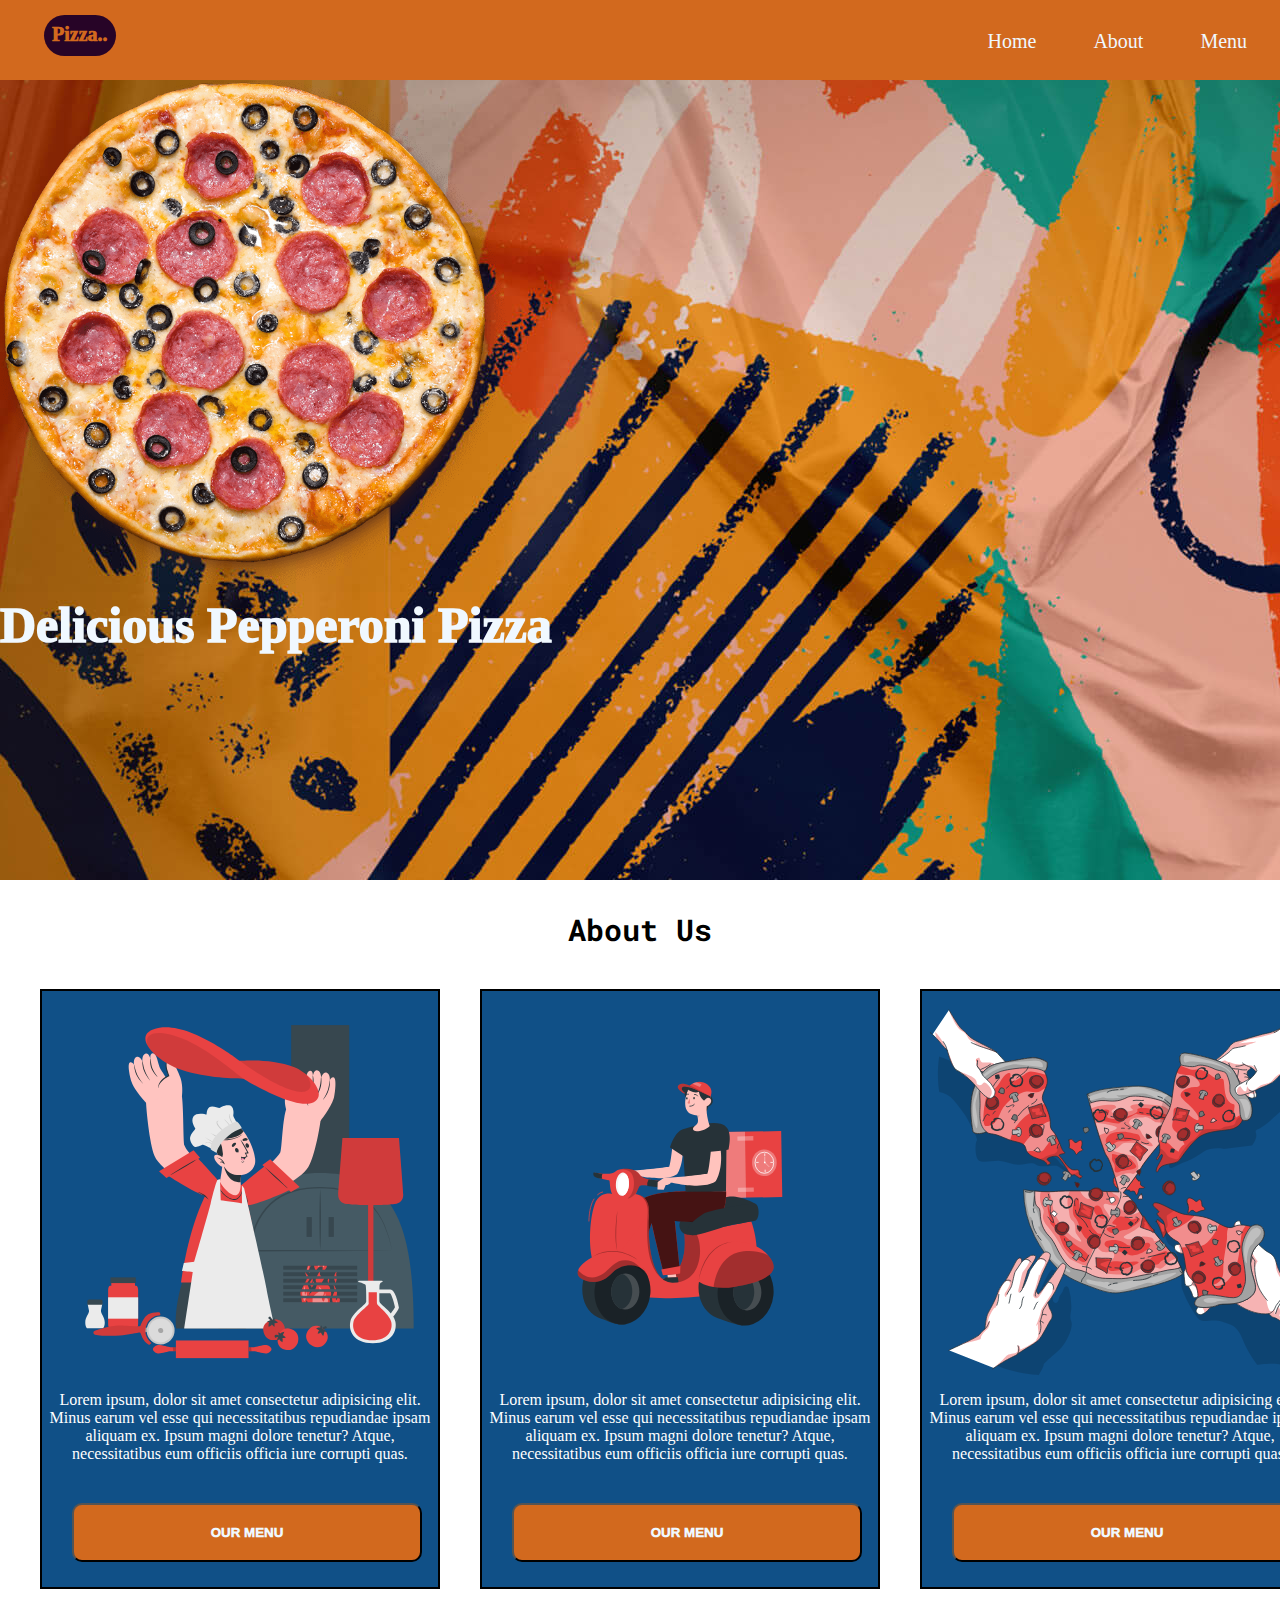
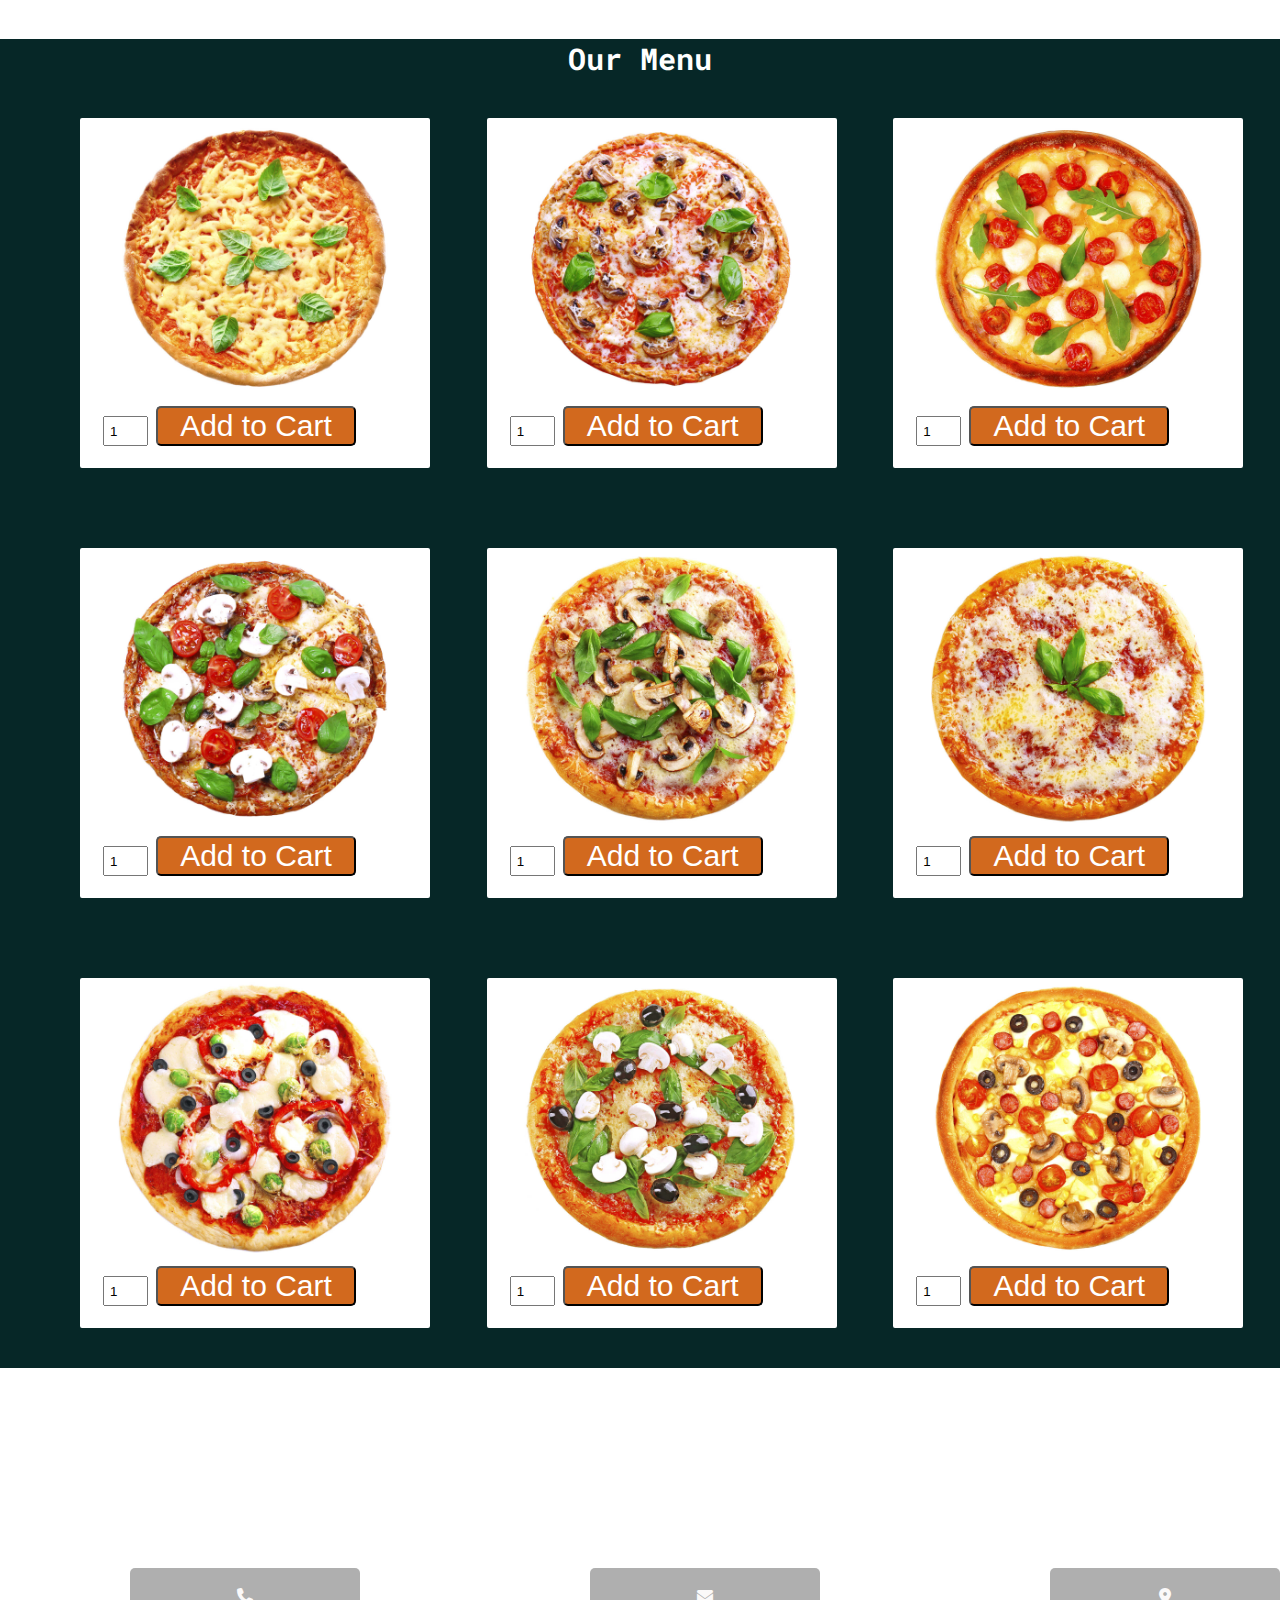
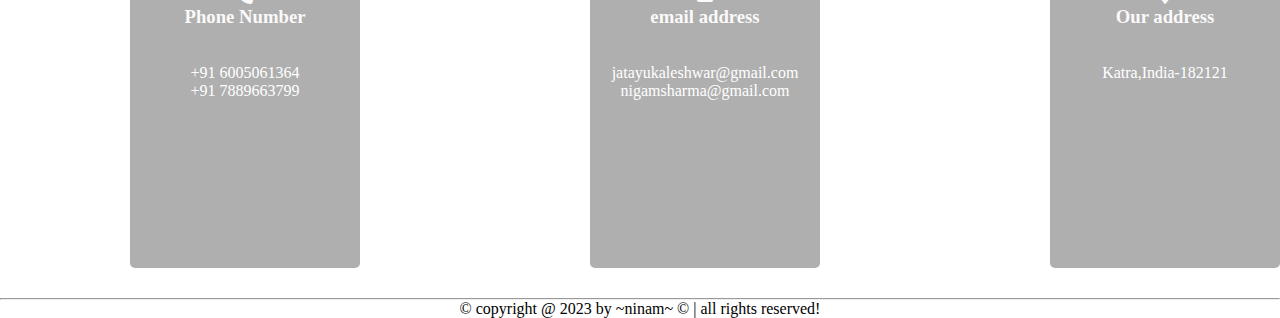
<file: index.html>
<!DOCTYPE html>
<html lang="en">

<head>
    <meta charset="UTF-8">
    <meta http-equiv="X-UA-Compatible" content="IE=edge">
    <meta name="viewport" content="width=device-width, initial-scale=1.0">
    <title>PIZZA SHOP</title>
    <link rel="preconnect" href="https://fonts.googleapis.com">
    <link rel="preconnect" href="https://fonts.gstatic.com" crossorigin>
    <link href="https://fonts.googleapis.com/css2?family=Roboto+Mono:wght@500&display=swap" rel="stylesheet">
    <link rel="stylesheet" href="CSS/style.css">
    <link rel="stylesheet" href="https://cdnjs.cloudflare.com/ajax/libs/font-awesome/6.1.1/css/all.min.css">
    <link rel="preconnect" href="https://fonts.googleapis.com">
    <link rel="preconnect" href="https://fonts.gstatic.com" crossorigin>
    <link href="https://fonts.googleapis.com/css2?family=Roboto+Mono:wght@500&display=swap" rel="stylesheet">
    <!-- <link rel="stylesheet" href="https://cdnjs.cloudflare.com/ajax/libs/font-awesome/6.1.1/css/all.min.css"> -->
</head>

<body>
    <header class="header">

        <section class="flex">
            <a href="#home" class="logo"><span>P</span>izza.. </a>

            <nav class="navbar">

                <a href="#home">Home</a>
                <a href="#about">About</a>
                <a href="#menu">Menu</a>
                <a href="#order">Order</a>
                <a href="#faq">FAQ</a>
            </nav>



        </section>


    </header>
    <section class="home" id="home">
        <div class="home_img">
            <img src="images/home-img-1.png" alt="">
        </div>
        <h1>Delicious Pepperoni Pizza</h1>

    </section>
    <section class="aboutus" id="about">
        <h2>About Us</h2>
        <div class="grid1">
            <div class="card"> <img src="images/about-1.svg" alt="">
                <p>Lorem ipsum, dolor sit amet consectetur adipisicing elit. Minus earum vel esse qui necessitatibus
                    repudiandae ipsam aliquam ex. Ipsum magni dolore tenetur? Atque, necessitatibus eum officiis officia
                    iure corrupti quas.</p>
                <a href="#menu"><button>OUR MENU</button></a>
            </div>
            <div class="card"><img src="images/about-2.svg" alt="">
                <p>Lorem ipsum, dolor sit amet consectetur adipisicing elit. Minus earum vel esse qui necessitatibus
                    repudiandae ipsam aliquam ex. Ipsum magni dolore tenetur? Atque, necessitatibus eum officiis officia
                    iure corrupti quas.</p>
                <a href="#menu"><button>OUR MENU</button></a>
            </div>

            <div class="card"><img src="images/about-3.svg" alt="">
                <p>Lorem ipsum, dolor sit amet consectetur adipisicing elit. Minus earum vel esse qui necessitatibus
                    repudiandae ipsam aliquam ex. Ipsum magni dolore tenetur? Atque, necessitatibus eum officiis officia
                    iure corrupti quas.</p>
                <a href="#menu"><button>OUR MENU</button></a>
            </div>
        </div>
        </div>
        </div>
    </section>
    <section class="menu" id="menu">
        <h2 style="color: white;">Our Menu</h2>
        <div class="grid2">
            <div class="pizzabox" id="pizzabox1">
                <img src="images/pizza-1.jpg" alt="">
                <input type="number" class="qty" name="qty" min="1" value="1" max="99">
                <a href="#"><button>Add to Cart</button></a>

            </div>
            <div class="pizzabox" id="pizzabox2">
                <img src="images/pizza-2.jpg" alt="" ">
                <input type=" number" class="qty" name="qty" min="1" value="1" max="99">
                <a href="#"><button>Add to Cart</button></a>
            </div>
            <div class="pizzabox" id="pizzabox3">
                <img src="images/pizza-3.jpg" alt="">
                <input type="number" class="qty" name="qty" min="1" value="1" max="99">
                <a href="#"><button>Add to Cart</button></a>
            </div>
            <div class="pizzabox" id="pizzabox4">
                <img src="images/pizza-4.jpg" alt="">
                <input type="number" class="qty" name="qty" min="1" value="1" max="99">
                <a href="#"><button>Add to Cart</button></a>
            </div>
            <div class="pizzabox" id="pizzabox5">
                <img src="images/pizza-5.jpg" alt="">
                <input type="number" class="qty" name="qty" min="1" value="1" max="99">
                <a href="#"><button>Add to Cart</button></a>
            </div>
            <div class="pizzabox" id="pizzabox6">
                <img src="images/pizza-6.jpg" alt="">
                <input type="number" class="qty" name="qty" min="1" value="1" max="99">
                <a href="#"><button>Add to Cart</button></a>
            </div>
            <div class="pizzabox" id="pizzabox7">
                <img src="images/pizza-7.jpg" alt="">
                <input type="number" class="qty" name="qty" min="1" value="1" max="99">
                <a href="#"><button>Add to Cart</button></a>
            </div>
            <div class="pizzabox" id="pizzabox8">
                <img src="images/pizza-8.jpg" alt="">
                <input type="number" class="qty" name="qty" min="1" value="1" max="99">
                <a href="#"><button>Add to Cart</button></a>
            </div>
            <div class="pizzabox" id="pizzabox9">
                <img src="images/pizza-9.jpg" alt="">

                <input type="number" class="qty" name="qty" min="1" value="1" max="99">
                <a href="#"><button>Add to Cart</button></a>
            </div>
        </div>
    </section>
    <section class="footer">
        <div class="contact">
            <div class="box" id="box1">
                <i class="fas fa-phone"></i><br>
                <h3>Phone Number</h3><br><br>
                <p>+91 6005061364</p>
                <p>+91 7889663799</p>
            </div>
            <div class="box" id="box2">
                <i class="fas fa-envelope"></i><br>
                <h3>email address</h3><br><br>
                <p>jatayukaleshwar@gmail.com</p>
                <p>nigamsharma@gmail.com</p>
            </div>
            <div class="box" id="box3">
                <i class="fas fa-map-marker-alt"></i><br>
                <h3>Our address</h3><br><br>
                <p>Katra,India-182121</p>
            </div>
        </div>
        <hr>
        <div class="credit">


            &copy; copyright @ 2023 by <span>~ninam~ &copy;</span> | all rights reserved!
        </div>
    </section>
</body>

</html>
</file>
<file: CSS/style.css>
* {
    margin: 0;
    padding: 0;
    box-sizing: border-box;

}

.header {
    /* position: fixed; */
    width: 100vw;
}

.flex {
    display: flex;
    background-color: chocolate;
    height: 80px;
    position: relative;


}

.logo {
    margin: 15px 847px 24px 44px;
    color: chocolate;
    background-color: rgb(39, 4, 39);
    padding: 8px;
    border-radius: 40px;
    font-size: 20px;
    font-weight: 1000;
    text-decoration: none;
}

.navbar {
    display: flex;
    margin: 10px;
    justify-content: space-between;

}

.navbar a {
    margin: 20px 42px 40px 15px;
    color: aliceblue;
    font-size: 20px;
    font-weight: 500;
    text-decoration: none;
}

.home {

    background: url("home-bg.jpg");
    height: 800px;
}

.home_img img {
    height: 40%;
    width: 40%;
    /* margin: 124px 231px; */
    position: relative;
    animation-name: slide;
    animation-duration: 3s;
    animation-iteration-count: infinite;
}

@keyframes slide {
    0% {
        left: 0;
        top: 50px;
    }

    25% {
        left: 50px;
        top: 50px
    }

    50% {
        left: 100px;
        top: 50px;
    }

    75% {
        left: 150px;
        top: 50px;
    }

    100% {
        left: 200px;
        top: 50px;
    }
}

h1 {
    /* margin:-531px 422px 400px 844px; */
    font-weight: 1000;
    font-size: 50px;
    font-family: 'Zeyada', cursive;
    color: aliceblue;
    position: relative;
    animation-name: slidetext;
    animation-duration: 3s;
    animation-iteration-count: infinite
}

@keyframes slidetext {
    0% {
        left: 1200px;
        top: -350px;
    }

    25% {
        left: 1100px;
        top: -350px
    }

    50% {
        left: 1000px;
        top: -350px;
    }

    75% {
        left: 900px;
        top: -350px;
    }

    100% {
        left: 800px;
        top: -350px;
    }
}


.card {
    height: 600px;
    width: 400px;
    background-color: rgb(16, 80, 135);
    border: 2px solid rgb(0, 0, 0);
    margin: 20px 20px;


}

.grid1 {
    margin: 20px;
    display: grid;
    grid-template-columns: repeat(3, auto);
}

.card a button {
    color: aliceblue;
    background-color: chocolate;
    padding: 20px;
    width: 350px;
    margin: 40px 30px;
    font-weight: 1000;
    border-radius: 10px;
    cursor: pointer;
}

.card a button:hover {
    background-color: rgb(130, 56, 3);
}

p {
    color: #ffff;
    text-align: center;
    font-size: medium;
}

.menu {
    background-color: rgb(6, 39, 39);
}

h2 {
    text-align: center;
    margin-top: 30px;
    font-size: 30px;
    font-weight: 1000;
    font-family: 'Roboto Mono', monospace;
}

.pizzabox {
    height: 350px;
    width: 350px;
    border: solid white;
    margin: 40px 20px;
    background-color: white;

    border-radius: 2px;
}

.grid2 {
    display: grid;
    grid-template-columns: repeat(3, auto);
    margin-left: 60px;
}

.pizzabox img {
    height: 80%;
    width: 80%;
    margin: auto;
    display: block;
    /* object-position: center; */
    /* text-align: center; */
}

.pizzabox a button {
    height: 40px;
    width: 200px;
    font-size: 30px;
    font-weight: 500;
    background-color: chocolate;
    color: #ffff;
    border-radius: 5px;
    cursor: pointer;
    margin: auto;
    display: block;
    text-decoration: none;
    margin: -60px 73px;
}

.pizzabox a button:hover {
    background-color: rgb(143, 62, 3);
}

.pizzabox a {
    text-decoration: none;
}

.qty {
    height: 30px;
    width: 45px;
    margin: 20px 20px;
    padding: 5px;
    cursor: pointer;


}

.footer {
    background-color: rgb(255, 255, 255);
}

.box {
    height: 300px;
    width: 230px;
    background-color: rgba(107, 107, 106, 0.539);
    margin: 200px 100px 30px 130px;
    text-align: center;
    color: #fbf9f9;
    padding: 20px;
    border-radius: 5px;
}

.contact {
    display: grid;
    grid-template-columns: repeat(3, auto);
}

.credit {
    text-align: center;
}
@media (max-width:300px) {

.home{

}
.aboutus{

}
.menu{

}
.footer{

}

}
@media (min-width:300px) and (max-width:800px){

    .home{
    
    }
    .aboutus{
    
    }
    .menu{
    
    }
    .footer{
        
    }
    
    }
    @media (min-width:800px) and (max-width:1200px){

        .home{
        height: 300px;
        }
        .aboutus{
        
        }
        .menu{
        
        }
        .footer{
            
        }
        
        }
</file>
